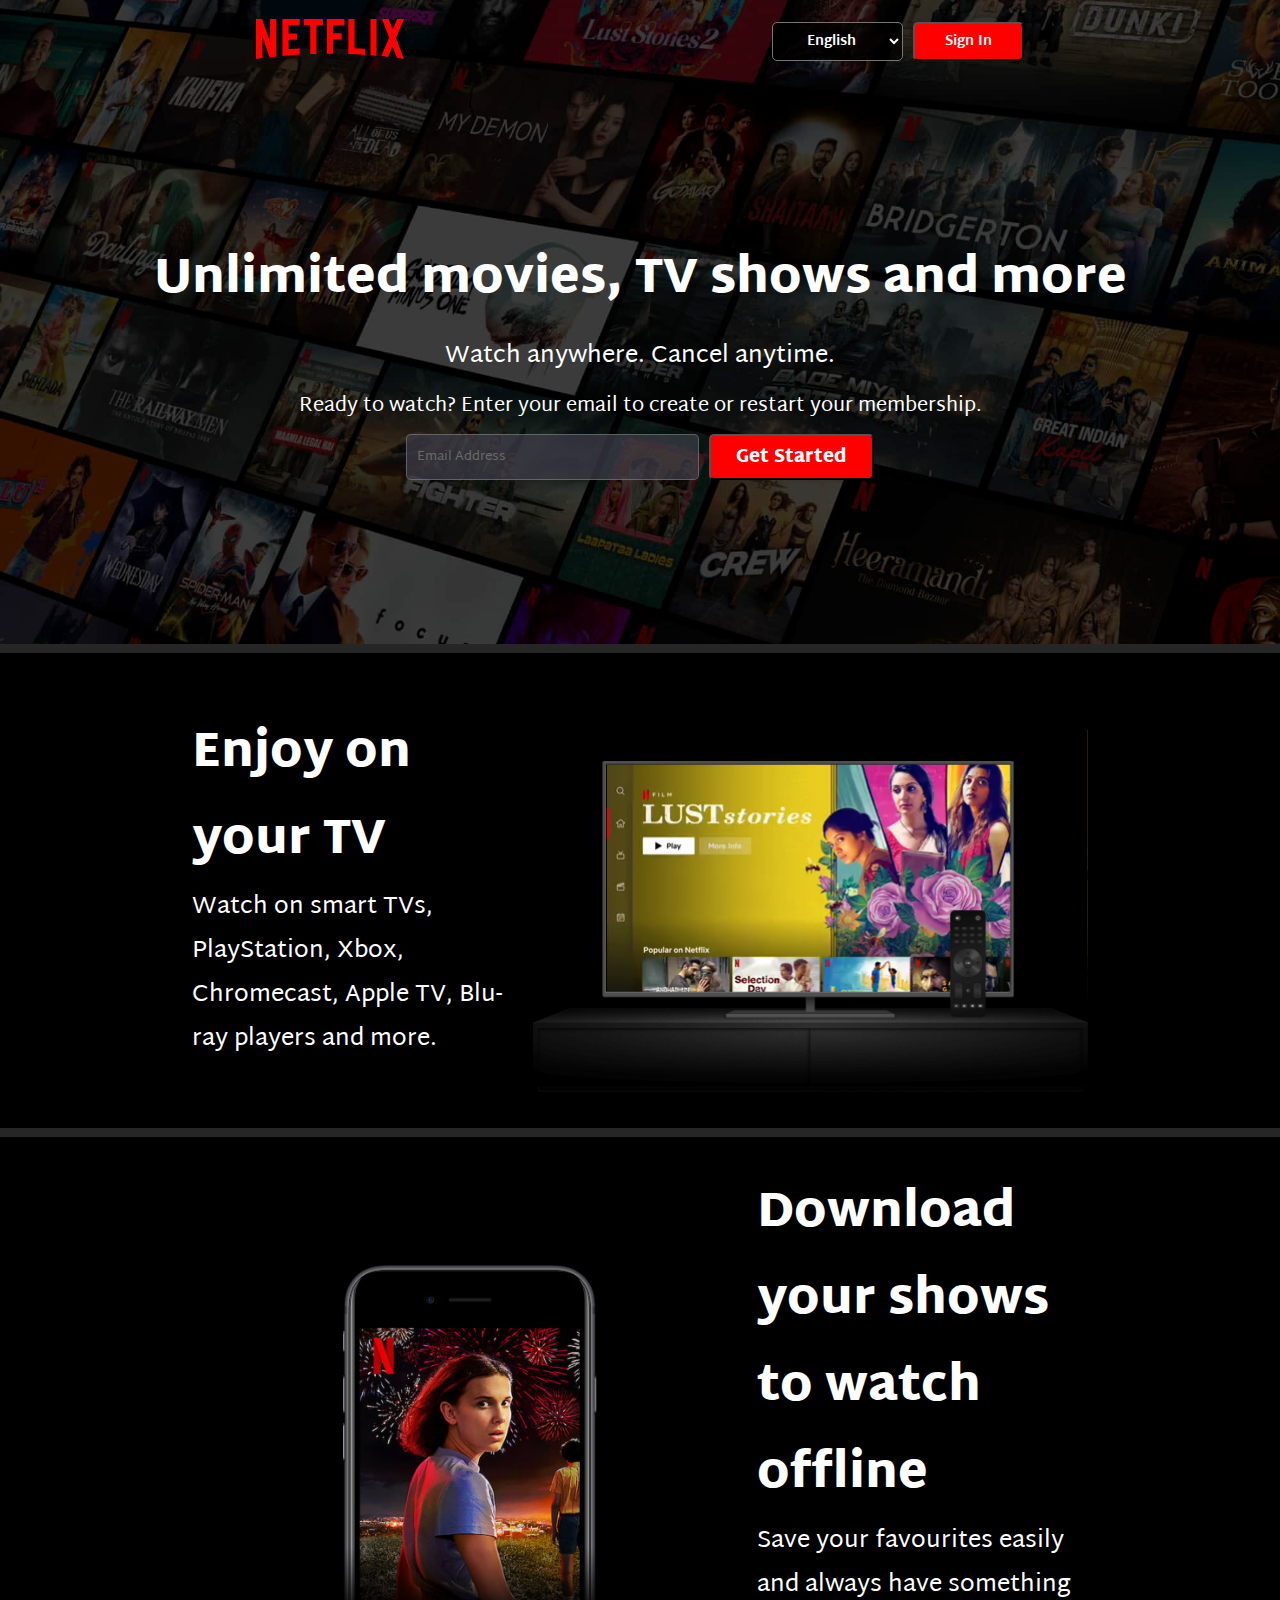
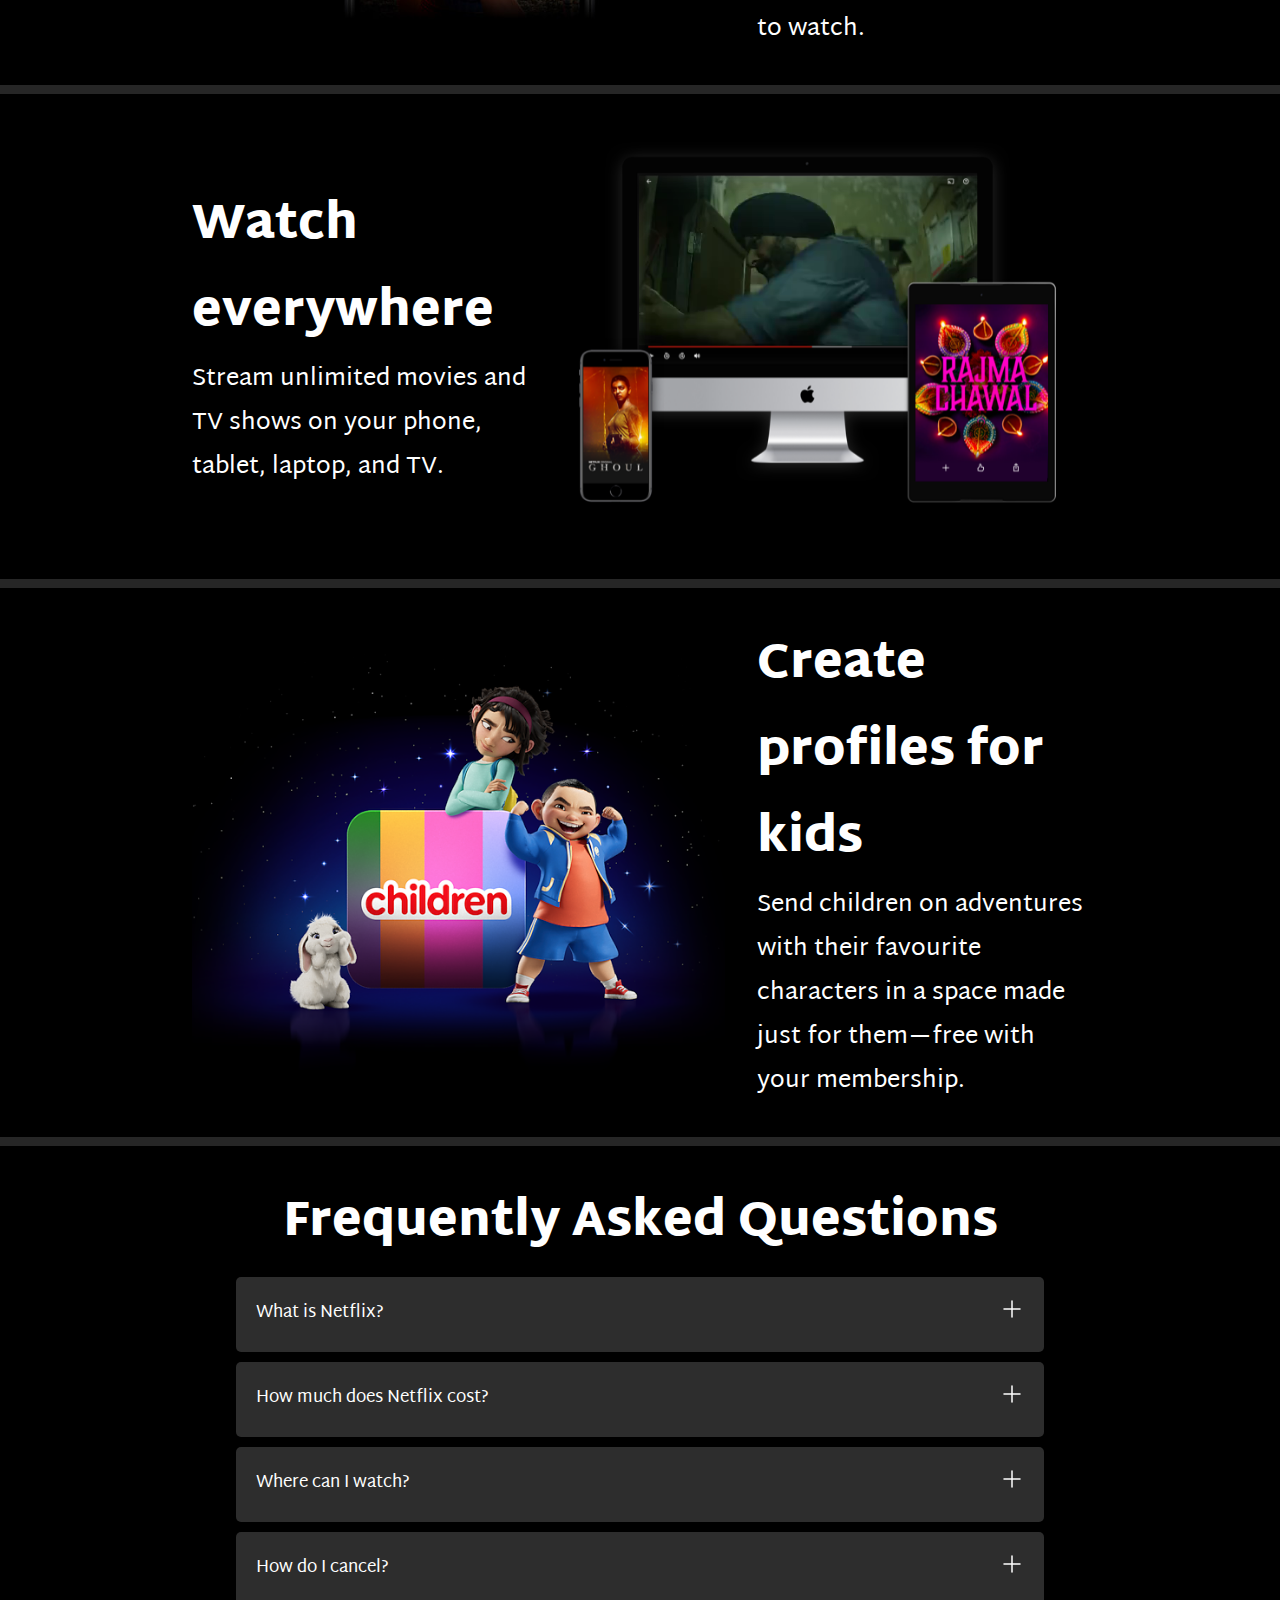
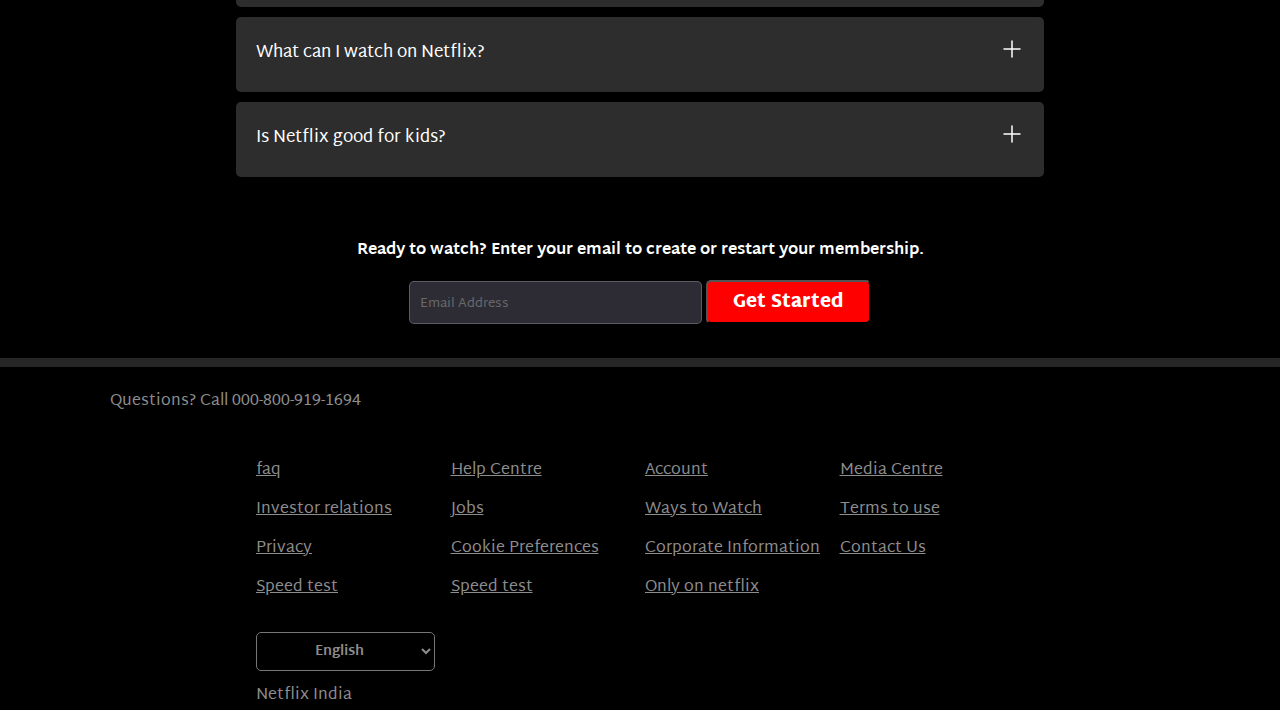
<file: index.html>
<!DOCTYPE html>
<html lang="en">

<head>
    <meta charset="UTF-8">
    <meta name="viewport" content="width=device-width, initial-scale=1.0">
    <title>Netflix India – Watch TV Shows Online, Watch Movies Online</title>
    <link rel="shortcut icon" type="image/x-icon" href="netflixfavicon.ico">
    <link rel="stylesheet" href="style.css">

</head>

<body>
    <div class="main">
        <nav>
            <span>
                <img src="logo.svg" alt="Netflix logo" width="130px">

            </span>
            <div class="select1">
                <select class="selectlang">
                    <option class="opt" id="eng">English</option>
                    <option class="opt" id="Hindi">हिन्दी</option>
                </select>
                <button class="redbtn" id="signin">Sign In</button>
            </div>


        </nav>
        <div class="box">

        </div>
        <div class="maintext">
            <span>
                Unlimited movies, TV shows and more
            </span>
            <span>
                Watch anywhere. Cancel anytime.
            </span>
            <span>

                Ready to watch? Enter your email to create or restart your membership.
            </span>
            <div class="maintext-buttons">
                <input type="text" placeholder="Email Address">
                <button class="redbtn" id="getstarted">Get Started <div id="gt"></div> </button>
            </div>



        </div>
        <div class="seperation"></div>

    </div>

    <section class="first">
        <div>
            <span>Enjoy on your TV</span>
            <span>Watch on smart TVs, PlayStation, Xbox, Chromecast, Apple TV, Blu-ray players and more.</span>
        </div>

        <div class="secImg">
            <img src="assets/tv.png" alt="">
            <video src="assets/video-tv-in-0819.m4v" autoplay loop muted></video>
        </div>
      
    </section>
    <div class="seperation"></div>  
    
    <section class="first second">
        <div>
             <img src="Netflix India – Watch TV Shows Online, Watch Movies Online_files/mobile-0819.jpg" alt="" >
            
                
            </div> 
            
        </div>
        <div>
            <span>
                Download your shows to watch offline

            </span>
            <span> 

                Save your favourites easily and always have something to watch.
            </span>
        </div>
        
    </section>
    <div class="seperation"></div>

    <section class="first third">
        <div>
            <span>Watch everywhere</span>
            <span>Stream unlimited movies and TV shows on your phone, tablet, laptop, and TV.</span>
        </div>

        <div class="secImg" id="thirdpart">
            <img src="assets/device-pile-in.png" alt="">
            <video src="assets/video-devices-in.m4v" autoplay loop muted></video>
        </div>
        <div class="seperation"></div>
    </section>
    <div class="seperation"></div>  
    
    <section class="first four">
        <div>
             <img src="Netflix India – Watch TV Shows Online, Watch Movies Online_files/AAAABVr8nYuAg0xDpXDv0VI9HUoH7r2aGp4TKRCsKNQrMwxzTtr-NlwOHeS8bCI2oeZddmu3nMYr3j9MjYhHyjBASb1FaOGYZNYvPBCL.png" alt="">
        </div>
        <div>
            <span>
                Create profiles for kids

            </span>
            <span> 

                Send children on adventures with their favourite characters in a space made just for them—free with your membership.
            </span>
        </div>
        
    </section>
    <div class="seperation"></div>  
      
    <section class="faq">
        <h2>Frequently Asked Questions</h2>
        <div class="faqbox">
            <span>
                What is Netflix?
            </span>
            <span>
                <img src="assets/add-01-stroke-rounded.svg" alt="">
            </span>

        </div>
        <div class="faqbox">
            <span>
                How much does Netflix cost?
            </span>
            <span>
                <img src="assets/add-01-stroke-rounded.svg" alt="">
            </span>

        </div>
        <div class="faqbox">
            <span>
                Where can I watch?
            </span>
            <span>
                <img src="assets/add-01-stroke-rounded.svg" alt="">
            </span>

        </div>
        <div class="faqbox">
            <span>
                How do I cancel?
            </span>
            <span>
                <img src="assets/add-01-stroke-rounded.svg" alt="">
            </span>

        </div>
        <div class="faqbox">
            <span>
                What can I watch on Netflix?
            </span>
            <span>
                <img src="assets/add-01-stroke-rounded.svg" alt="">
            </span>

        </div>
        <div class="faqbox">
            <span>
                Is Netflix good for kids?
            </span>
            <span>
                <img src="assets/add-01-stroke-rounded.svg" alt="">
            </span>

        </div>

    </section>

    <div class="endtext">
        Ready to watch? Enter your email to create or restart your membership.
    </div>
    <section class="ending">
       
        <div>
            <input type="text" placeholder="Email Address">
            <button class="redbtn" id="gs">Get Started <div id="gt"></div> </button>
        </div>
    </section>

    <div class="seperation"></div>  

    <div class="foottext">
        Questions? Call 000-800-919-1694
    </div>
    <footer>
       
        <div class="foot-item">
            <a href="faq">faq</a>
            <a href="invester relations">Investor relations</a>
            <a href="privacy">Privacy</a>
            <a href="speed test">Speed test</a>

        </div>
        <div class="foot-item">
            <a href="Help Centre">Help Centre</a>
            <a href="Jobs">Jobs</a>
            <a href="cookie preferences">Cookie Preferences</a>
            <a href="speed test">Speed test</a>

        </div>
        <div class="foot-item">
            <a href="Account">Account</a>
            <a href="Jobs">Ways to Watch</a>
            <a href="Corporate Information">Corporate Information</a>
            <a href="Only on netflix">Only on netflix</a>

        </div>
        <div class="foot-item">
            <a href="Media Centre">Media Centre</a>
            <a href="Terms to use">Terms to use</a>
            <a href="Contact Us">Contact Us</a>
          
        </div>

 </footer>
 <div class="end-container">
    <select class="selectlang" id="endlang">
        <option class="opt" id="eng">English</option>
        <option class="opt" id="Hindi">हिन्दी</option>
    </select>
    <div class="netInd">
        Netflix India
     </div>

 </div>



</body>

</html>
</file>
<file: style.css>
@import url('https://fonts.googleapis.com/css2?family=Martel+Sans:wght@200;300;400;600;700;800;900&display=swap');


*{
    padding: 0;
    margin: 0;
}


.main{
    background-image: url("assets/mainbg.jpg");
    background-position: center center;
    background-size: max(1200px, 100vw);
    background-repeat: no-repeat;
    height: 644px;
    position: relative;
}

.main .box {
    height: 644px;
    width: 100%;
    opacity: 0.69;
    position: absolute;
    top: 0;
    background-color: black;
}
body{
    background-color: black;
}
nav{
   display: flex;
    max-width: 60vw;
    margin: auto;
    align-items: center;
    justify-content: space-between;
    height: 62px;
    padding-top: 10px;
    transition: all 0.5s ease-out;

}

nav img{
    color: red;
    width: 148px;
    position: relative;
    z-index: 10;
    
}
nav button{
    position: relative;
    z-index: 10;

}

.maintext{
    position: relative;
    color: white;
    height: calc(100% - 72px);
    display: flex;
    flex-direction: column;
    justify-content: center;
    align-items: center;
    font-family: "Martel Sans", sans-serif;
    font-weight: 600;
    font-style: normal;
    gap: 10px;
}

.maintext> :nth-child(1){
    font-size: 48px;
    font-family: "Martel Sans", sans-serif;
  font-weight: 900;
  font-style: normal;
  text-align: center;
}

.maintext> :nth-child(2){
    font-size: 24px;
    font-family: "Martel Sans", sans-serif;
    font-weight: 400;
    font-style: normal;
    text-align: center;
}
.maintext> :nth-child(3){
    font-size: 20px;
    font-family: "Martel Sans", sans-serif;
    font-weight: 400;
    font-style: normal;
    text-align: center;
}
.seperation{
    height: 9px;
    background-color: rgba(128, 128, 128, 0.295);
    background-size: max(1200px, 100vw); 
}
.select1{
    display: flex;
}
.selectlang{
    background-color: rgba(0, 0,0, 0.7);
    color: rgb(255, 255, 255);
    padding: 5px 30px ;
    z-index: 9;
    position: relative;
    margin-right: 10px;
    font-size: 14px;
    font-weight: bolder;
    border-radius: 5px;
    font-family: "Martel Sans", sans-serif;
    justify-content: center;
    text-align: center;
    
    
}
.redbtn{
    background-color: red;
    color: white;
}

#signin{
    padding: 5px 30px ;
    font-size: 14px;
    text-align: center;
    justify-content: center;
    font-weight: bolder;
    border-radius: 5px;
    font-family: "Martel Sans", sans-serif;

}
.maintext-buttons{

    display: flex;
    gap: 10px;
    overflow: hidden;
}
.maintext-buttons>input{
    background-color: rgb(64 62 75 / 80%);;
    color: white;
    font-family: "Martel Sans", sans-serif;
    padding: 10px 100px 10px 10px;
    border-color: black;
    opacity: 0.89;
    border-radius: 5px;
    border: 1px solid rgba(230, 227, 227,0.3);
}
#getstarted{
    font-family: "Martel Sans", sans-serif; 
    padding: 4px 25px 3px 25px ;
    font-size: medium;
    justify-content: center;
    text-align: center;
    font-size: 18px;
    font-weight: 900;
    border-radius: 5px;
}


.first {
    display: flex;
    justify-content: center;
    max-width: 70vw;
    margin: auto;
    color: white;
    justify-content: center;
    align-items: center;
}




.secImg {
    position: relative;
}

.secImg img {
    width: 555px;
    position: relative;
    z-index: 10;
}

.secImg video {
    position: absolute;
    top: 86px;
    right: 0;
    width: 481px;
}
section.first>div {
    display: flex;
    flex-direction: column;
    padding: 34px 0;
}

section.first>div :nth-child(1) {
    font-size: 48px;
    font-weight: 900;
    font-family: "Martel Sans", sans-serif; 
}


section.first>div :nth-child(2) {
    font-size: 24px;
    font-family: "Martel Sans", sans-serif; 

}
.second{
    display: flex;
    justify-content: center;
    max-width: 70vw;
    margin: auto;
    color: white;
    justify-content: center;
    align-items: center;
    position: relative;
    overflow-wrap: normal;
  
}
.second>div:first-child{
    width: 555px;
    position: relative;
    margin-right: 10px;

}
#thirdpart video{
    position: absolute;
    top: 71px;
    right: 110px;
    width: 339px;


}

.four{
    
        display: flex;
        justify-content: center;
        max-width: 70vw;
        margin: auto;
        color: white;
        justify-content: center;
        align-items: center;
      
    }
    .four>div:first-child{
        width: 555px;
        position: relative;
        margin-right: 10px;
    
    }

.faq{
    background-color: black;
    color: white;
    padding:34px
    
}
.faq h2{
    color: white;
    text-align: center;
    font-size: 48px;
    font-family: "Martel Sans", sans-serif; 
    font-weight: 900;
}
.faqbox{
    display: flex;
    background-color: #2d2d2d;;
    max-width: 60vw;
    margin: 10px auto;
    padding: 20px;
    color: white;
    justify-content: space-between;
    font-size: 17px;
    font-family: "Martel Sans", sans-serif; 
    border-radius: 5px;
    transition: all 1s ease-out;
    display: flex;
    cursor: pointer;
}
.faqbox:hover{
    background-color: #414141;
    color: white;
}

.ending{
    color: white;
    text-align: center;
    gap: 10px; 
    padding-bottom: 34px;
   
}

.endtext{
    color: white;
    text-align: center;
    padding: 15px;
    font-family: "Martel Sans", sans-serif; 
    font-weight: 700;
   

}
.ending:nth-child(1){
    display: flex;
    gap: 10px;
    overflow: hidden;
}
#gs{
    font-family: "Martel Sans", sans-serif; 
    padding: 4px 25px 3px 25px ;
    font-size: medium;
    justify-content: center;
    text-align: center;
    font-size: 18px;
    font-weight: 900;
    border-radius: 5px;
}
.ending input{
    background-color: rgb(64 62 75 / 80%);;
    color: white;
    font-family: "Martel Sans", sans-serif;
    padding: 10px 100px 7px 10px;
    border-color: black;
    opacity: 0.89;
    border-radius: 5px;
    border: 1px solid rgba(230, 227, 227,0.3);
}
footer{
    max-width: 60vw;
    padding: 30px;
    display: grid;
    grid-template-columns: 1fr 1fr 1fr 1fr;
   justify-content: center;
   margin: auto;
   column-gap: 10px;
   font-family: "Martel Sans", sans-serif;
   
}
.foottext{
    color: #8d8d8d;
    max-width: 60vw;
    padding: 20px 100px 10px 30px;
    margin-left: 80px;
    font-family: "Martel Sans", sans-serif;
    
}
.foot-item{
    display: flex;
    flex-direction: column;
    gap: 10px;
}
.foot-item a{
    text-decoration: underline;
    color:  #8d8d8d
}
.end-container{
    display: flex;
    flex-direction: column;
    margin: auto;
     max-width: 60vw;
   color: #8d8d8d;
   font-family: "Martel Sans", sans-serif;
   gap: 10px;
}
#endlang{
    background-color: rgba(0, 0,0, 0.7);
    color: #8d8d8d;
    padding: 5px 30px ;
    margin-right: 10px;
    font-size: 14px;
    font-weight: bolder;
    border-radius: 5px;
    font-family: "Martel Sans", sans-serif;
    justify-content: center;
    text-align: center;
    max-width: 14vw;
}
@media screen and (max-width:1091px) {
    nav{
        max-width:90vw;
    }
    .first{
        flex-wrap: wrap;
    }
    footer{
       
        display: grid;
        grid-template-columns: 1fr 1fr 1fr;
       
    }
    .secImg img {
        width: 355px;
       
    }
    .secImg video{
        width:300px;
    }
    #thirdpart video {
        position: absolute;
        top: 59px;
        right: 70px;
        width: 216px;}
        .maintext> :nth-child(1){
            font-size: 32px;
        }
        .maintext> :nth-child(2){
            font-size: 18px;
        }
        .maintext> :nth-child(3){
            font-size: 18px;
        }
        .seperation{
            background-size: max(550px, 100vw); 
        }
        .maintext-buttons {
            display: flex;
            flex-direction: column;
            align-items: center;
            justify-content: center;
            gap: 16px;
        }
    
        .faq h2 {
            text-align: center;
            font-size: 32px;
        }
    
        footer {
            max-width: 90vw;
            padding: 75px 0;
        }
    
        .footer-item{
            align-items: center;
        }
        .ending{
            flex-direction: column;
            row-gap: 10px;
        }
        .selectlang{
            
            padding: 2px;
            margin-right: 2px;
            
            
            font-size: 12px;
           
      
        }
        #signin{
            padding: 6px 30px;
            font-size: 12px;
        }
        #endlang{
           max-width: 60vw;
        }
        .netInd{
            justify-content: center;
            text-align: center;
        }
    }
</file>
